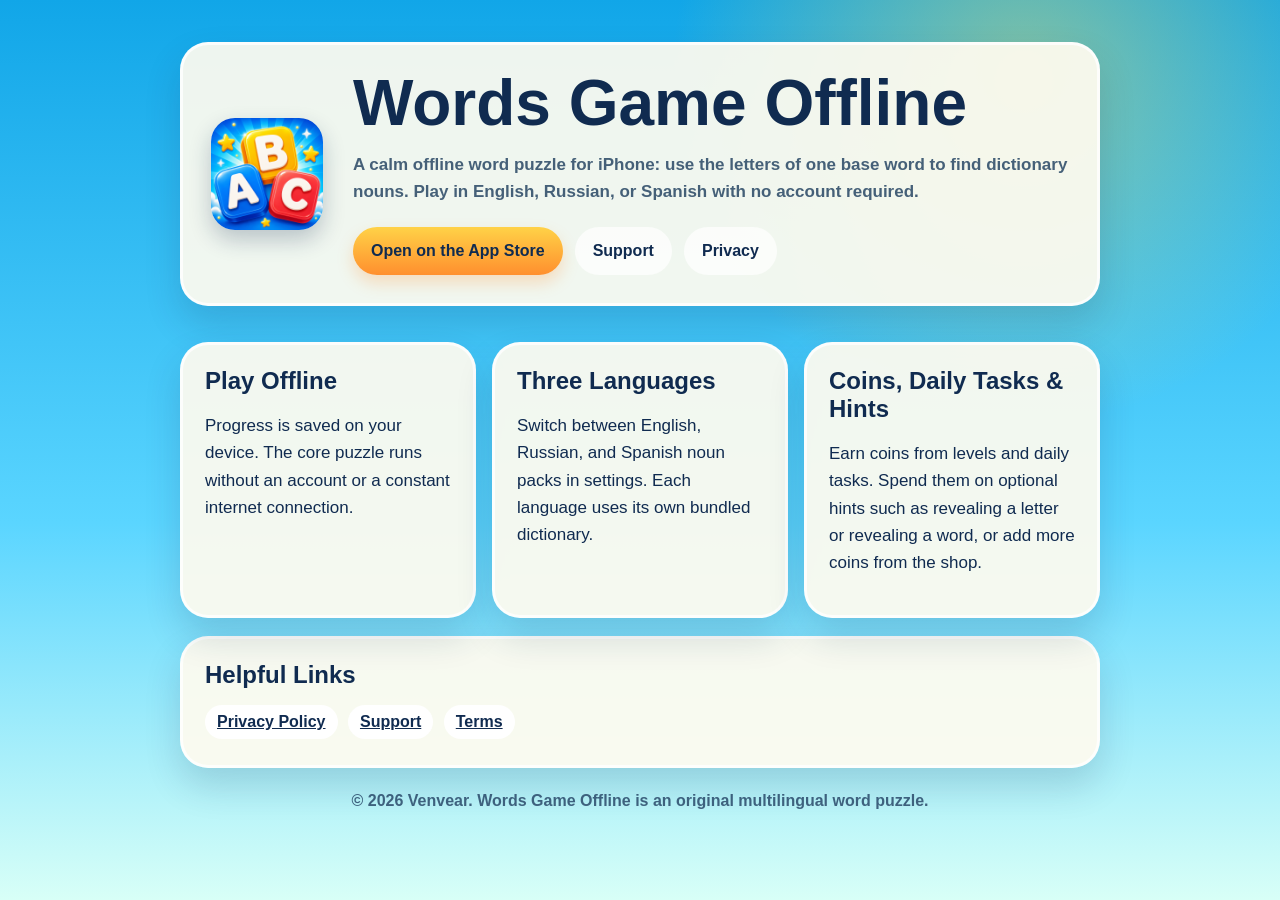
<file: index.html>
<!doctype html>
<html lang="en">
  <head>
    <meta charset="utf-8">
    <meta name="viewport" content="width=device-width, initial-scale=1">
    <title>Words Game Offline</title>
    <meta name="description" content="Words Game Offline is a calm offline word puzzle for iPhone. Build dictionary nouns from the letters of one base word in English, Russian, and Spanish.">
    <link rel="stylesheet" href="styles.css">
  </head>
  <body>
    <main class="page">
      <section class="hero">
        <img class="icon" src="assets/app-icon.png" alt="Words Game Offline app icon">
        <div>
          <h1>Words Game Offline</h1>
          <p class="muted">A calm offline word puzzle for iPhone: use the letters of one base word to find dictionary nouns. Play in English, Russian, or Spanish with no account required.</p>
          <div class="actions">
            <a class="button" href="https://apps.apple.com/app/id6768779867">Open on the App Store</a>
            <a class="button secondary" href="support/">Support</a>
            <a class="button secondary" href="privacy/">Privacy</a>
          </div>
        </div>
      </section>

      <section class="grid">
        <article class="card">
          <h2>Play Offline</h2>
          <p>Progress is saved on your device. The core puzzle runs without an account or a constant internet connection.</p>
        </article>
        <article class="card">
          <h2>Three Languages</h2>
          <p>Switch between English, Russian, and Spanish noun packs in settings. Each language uses its own bundled dictionary.</p>
        </article>
        <article class="card">
          <h2>Coins, Daily Tasks &amp; Hints</h2>
          <p>Earn coins from levels and daily tasks. Spend them on optional hints such as revealing a letter or revealing a word, or add more coins from the shop.</p>
        </article>
      </section>

      <section class="card">
        <h2>Helpful Links</h2>
        <span class="badge"><a href="privacy/">Privacy Policy</a></span>
        <span class="badge"><a href="support/">Support</a></span>
        <span class="badge"><a href="terms/">Terms</a></span>
      </section>

      <footer>© 2026 Venvear. Words Game Offline is an original multilingual word puzzle.</footer>
    </main>
  </body>
</html>
</file>
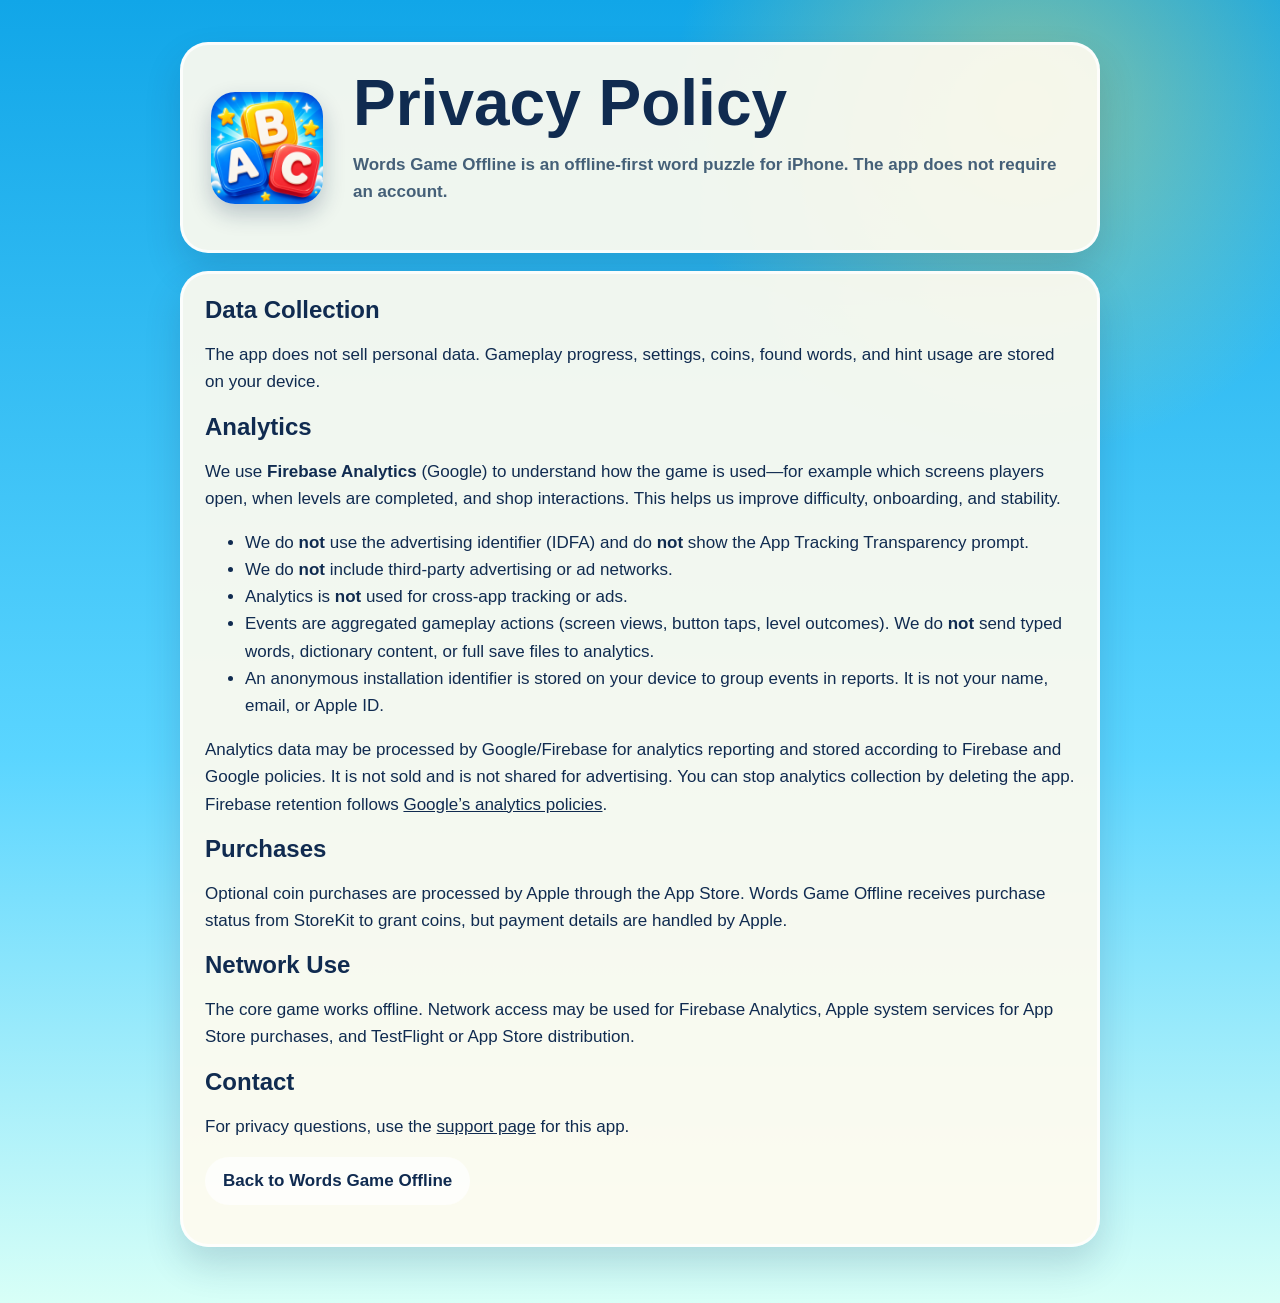
<file: privacy/index.html>
<!doctype html>
<html lang="en">
  <head>
    <meta charset="utf-8">
    <meta name="viewport" content="width=device-width, initial-scale=1">
    <title>Words Game Offline Privacy Policy</title>
    <link rel="stylesheet" href="../styles.css">
  </head>
  <body>
    <main class="page">
      <section class="hero">
        <img class="icon" src="../assets/app-icon.png" alt="Words Game Offline app icon">
        <div>
          <h1>Privacy Policy</h1>
          <p class="muted">Words Game Offline is an offline-first word puzzle for iPhone. The app does not require an account.</p>
        </div>
      </section>

      <section class="card">
        <h2>Data Collection</h2>
        <p>The app does not sell personal data. Gameplay progress, settings, coins, found words, and hint usage are stored on your device.</p>

        <h2>Analytics</h2>
        <p>We use <strong>Firebase Analytics</strong> (Google) to understand how the game is used—for example which screens players open, when levels are completed, and shop interactions. This helps us improve difficulty, onboarding, and stability.</p>
        <ul>
          <li>We do <strong>not</strong> use the advertising identifier (IDFA) and do <strong>not</strong> show the App Tracking Transparency prompt.</li>
          <li>We do <strong>not</strong> include third-party advertising or ad networks.</li>
          <li>Analytics is <strong>not</strong> used for cross-app tracking or ads.</li>
          <li>Events are aggregated gameplay actions (screen views, button taps, level outcomes). We do <strong>not</strong> send typed words, dictionary content, or full save files to analytics.</li>
          <li>An anonymous installation identifier is stored on your device to group events in reports. It is not your name, email, or Apple ID.</li>
        </ul>
        <p>Analytics data may be processed by Google/Firebase for analytics reporting and stored according to Firebase and Google policies. It is not sold and is not shared for advertising. You can stop analytics collection by deleting the app. Firebase retention follows <a href="https://policies.google.com/privacy">Google&rsquo;s analytics policies</a>.</p>

        <h2>Purchases</h2>
        <p>Optional coin purchases are processed by Apple through the App Store. Words Game Offline receives purchase status from StoreKit to grant coins, but payment details are handled by Apple.</p>

        <h2>Network Use</h2>
        <p>The core game works offline. Network access may be used for Firebase Analytics, Apple system services for App Store purchases, and TestFlight or App Store distribution.</p>

        <h2>Contact</h2>
        <p>For privacy questions, use the <a href="../support/">support page</a> for this app.</p>

        <p><a class="button secondary" href="../">Back to Words Game Offline</a></p>
      </section>
    </main>
  </body>
</html>
</file>
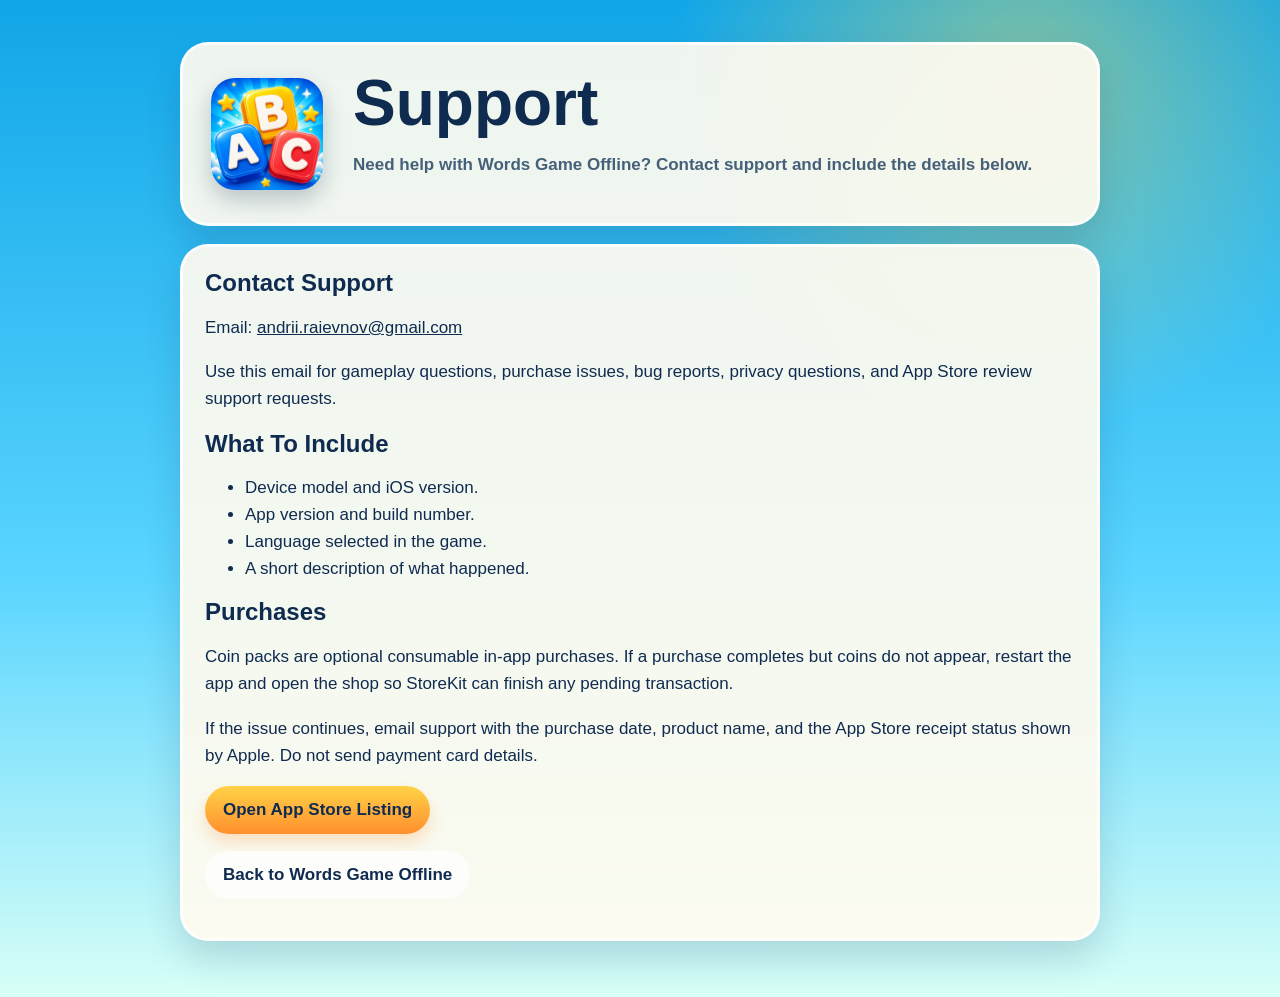
<file: support/index.html>
<!doctype html>
<html lang="en">
  <head>
    <meta charset="utf-8">
    <meta name="viewport" content="width=device-width, initial-scale=1">
    <title>Words Game Offline Support</title>
    <link rel="stylesheet" href="../styles.css">
  </head>
  <body>
    <main class="page">
      <section class="hero">
        <img class="icon" src="../assets/app-icon.png" alt="Words Game Offline app icon">
        <div>
          <h1>Support</h1>
          <p class="muted">Need help with Words Game Offline? Contact support and include the details below.</p>
        </div>
      </section>

      <section class="card">
        <h2>Contact Support</h2>
        <p>Email: <a href="mailto:andrii.raievnov@gmail.com?subject=Words%20Game%20Offline%20Support">andrii.raievnov@gmail.com</a></p>
        <p>Use this email for gameplay questions, purchase issues, bug reports, privacy questions, and App Store review support requests.</p>

        <h2>What To Include</h2>
        <ul>
          <li>Device model and iOS version.</li>
          <li>App version and build number.</li>
          <li>Language selected in the game.</li>
          <li>A short description of what happened.</li>
        </ul>
        <h2>Purchases</h2>
        <p>Coin packs are optional consumable in-app purchases. If a purchase completes but coins do not appear, restart the app and open the shop so StoreKit can finish any pending transaction.</p>
        <p>If the issue continues, email support with the purchase date, product name, and the App Store receipt status shown by Apple. Do not send payment card details.</p>
        <p><a class="button" href="https://apps.apple.com/app/id6768779867">Open App Store Listing</a></p>
        <p><a class="button secondary" href="../">Back to Words Game Offline</a></p>
      </section>
    </main>
  </body>
</html>
</file>
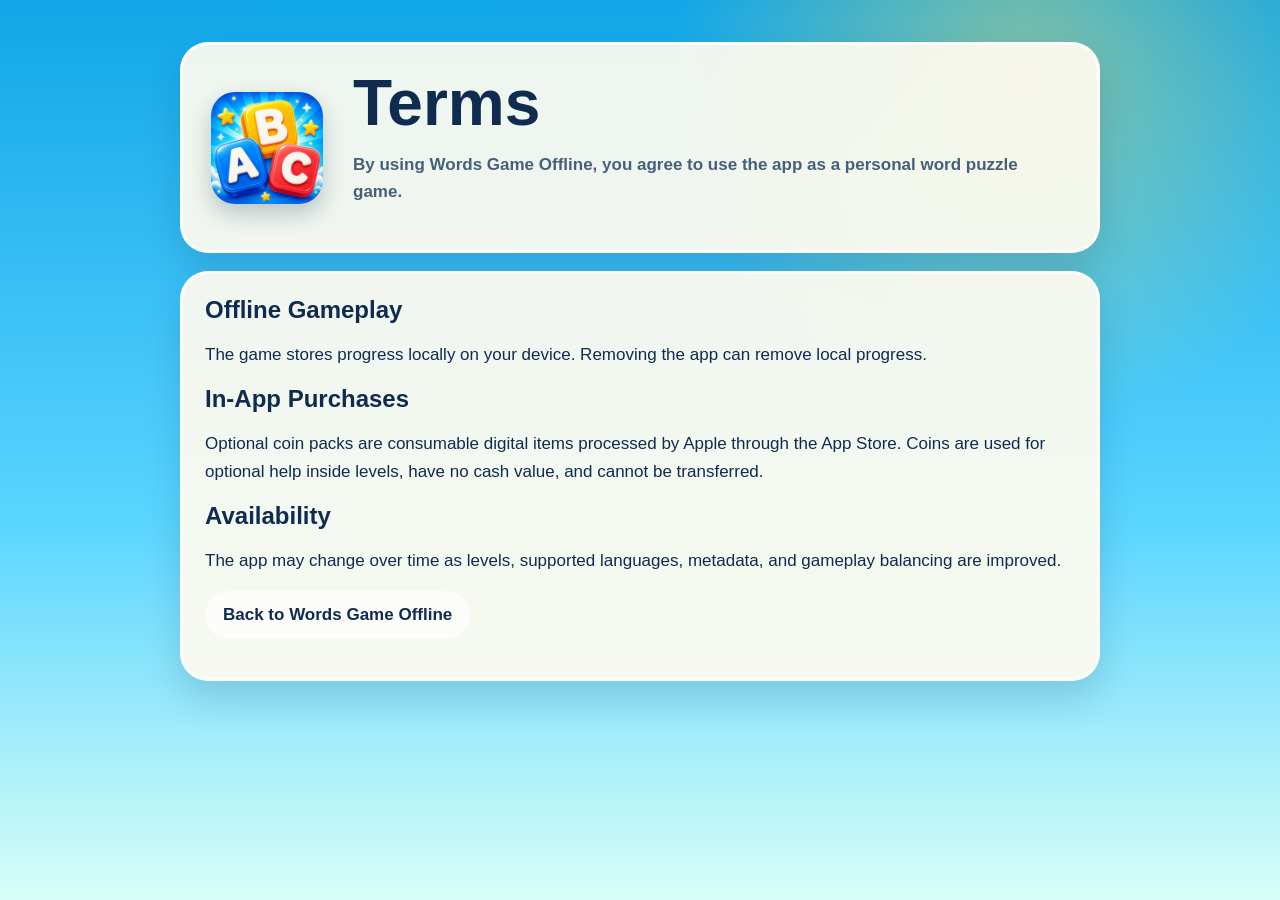
<file: terms/index.html>
<!doctype html>
<html lang="en">
  <head>
    <meta charset="utf-8">
    <meta name="viewport" content="width=device-width, initial-scale=1">
    <title>Words Game Offline Terms</title>
    <link rel="stylesheet" href="../styles.css">
  </head>
  <body>
    <main class="page">
      <section class="hero">
        <img class="icon" src="../assets/app-icon.png" alt="Words Game Offline app icon">
        <div>
          <h1>Terms</h1>
          <p class="muted">By using Words Game Offline, you agree to use the app as a personal word puzzle game.</p>
        </div>
      </section>

      <section class="card">
        <h2>Offline Gameplay</h2>
        <p>The game stores progress locally on your device. Removing the app can remove local progress.</p>
        <h2>In-App Purchases</h2>
        <p>Optional coin packs are consumable digital items processed by Apple through the App Store. Coins are used for optional help inside levels, have no cash value, and cannot be transferred.</p>
        <h2>Availability</h2>
        <p>The app may change over time as levels, supported languages, metadata, and gameplay balancing are improved.</p>
        <p><a class="button secondary" href="../">Back to Words Game Offline</a></p>
      </section>
    </main>
  </body>
</html>
</file>
<file: styles.css>
:root {
  color-scheme: light;
  --sky: #11a6e8;
  --sky-2: #5ad5ff;
  --ink: #102b50;
  --muted: #456078;
  --cream: #fff4d8;
  --gold: #ffd247;
  --orange: #ff8f2e;
  --green: #36bd69;
  --coral: #ff5b5f;
}

* {
  box-sizing: border-box;
}

body {
  margin: 0;
  font-family: -apple-system, BlinkMacSystemFont, "SF Pro Rounded", "Segoe UI", sans-serif;
  color: var(--ink);
  background:
    radial-gradient(circle at 80% 8%, rgba(255, 221, 83, 0.45), transparent 22rem),
    linear-gradient(180deg, var(--sky), var(--sky-2) 58%, #d8fff7);
  min-height: 100vh;
}

a {
  color: inherit;
}

.page {
  width: min(920px, calc(100% - 32px));
  margin: 0 auto;
  padding: 42px 0 56px;
}

.hero,
.card {
  background: rgba(255, 251, 239, 0.93);
  border: 3px solid rgba(255, 255, 255, 0.8);
  border-radius: 28px;
  box-shadow: 0 18px 36px rgba(16, 43, 80, 0.16);
}

.hero {
  display: grid;
  grid-template-columns: 120px 1fr;
  gap: 22px;
  align-items: center;
  padding: 28px;
}

.icon {
  width: 112px;
  height: 112px;
  border-radius: 24px;
  box-shadow: 0 10px 22px rgba(16, 43, 80, 0.24);
}

h1 {
  margin: 0 0 8px;
  font-size: clamp(34px, 6vw, 64px);
  line-height: 0.95;
}

h2 {
  margin: 0 0 12px;
  font-size: 24px;
}

p,
li {
  font-size: 17px;
  line-height: 1.6;
}

.muted {
  color: var(--muted);
  font-weight: 700;
}

.actions {
  display: flex;
  flex-wrap: wrap;
  gap: 12px;
  margin-top: 22px;
}

.button {
  display: inline-flex;
  align-items: center;
  justify-content: center;
  min-height: 48px;
  padding: 0 18px;
  border-radius: 999px;
  background: linear-gradient(180deg, var(--gold), var(--orange));
  color: #102b50;
  text-decoration: none;
  font-weight: 900;
  box-shadow: 0 8px 16px rgba(255, 143, 46, 0.26);
}

.button.secondary {
  background: rgba(255, 255, 255, 0.72);
  box-shadow: none;
}

.grid {
  display: grid;
  grid-template-columns: repeat(3, 1fr);
  gap: 16px;
  margin-top: 18px;
}

.card {
  padding: 22px;
  margin-top: 18px;
}

.badge {
  display: inline-block;
  margin: 4px 6px 4px 0;
  padding: 8px 12px;
  border-radius: 999px;
  background: white;
  font-weight: 900;
}

footer {
  margin-top: 24px;
  color: rgba(16, 43, 80, 0.72);
  font-weight: 700;
  text-align: center;
}

@media (max-width: 680px) {
  .hero {
    grid-template-columns: 1fr;
    text-align: center;
  }

  .icon {
    margin: 0 auto;
  }

  .grid {
    grid-template-columns: 1fr;
  }

  .actions {
    justify-content: center;
  }
}
</file>
